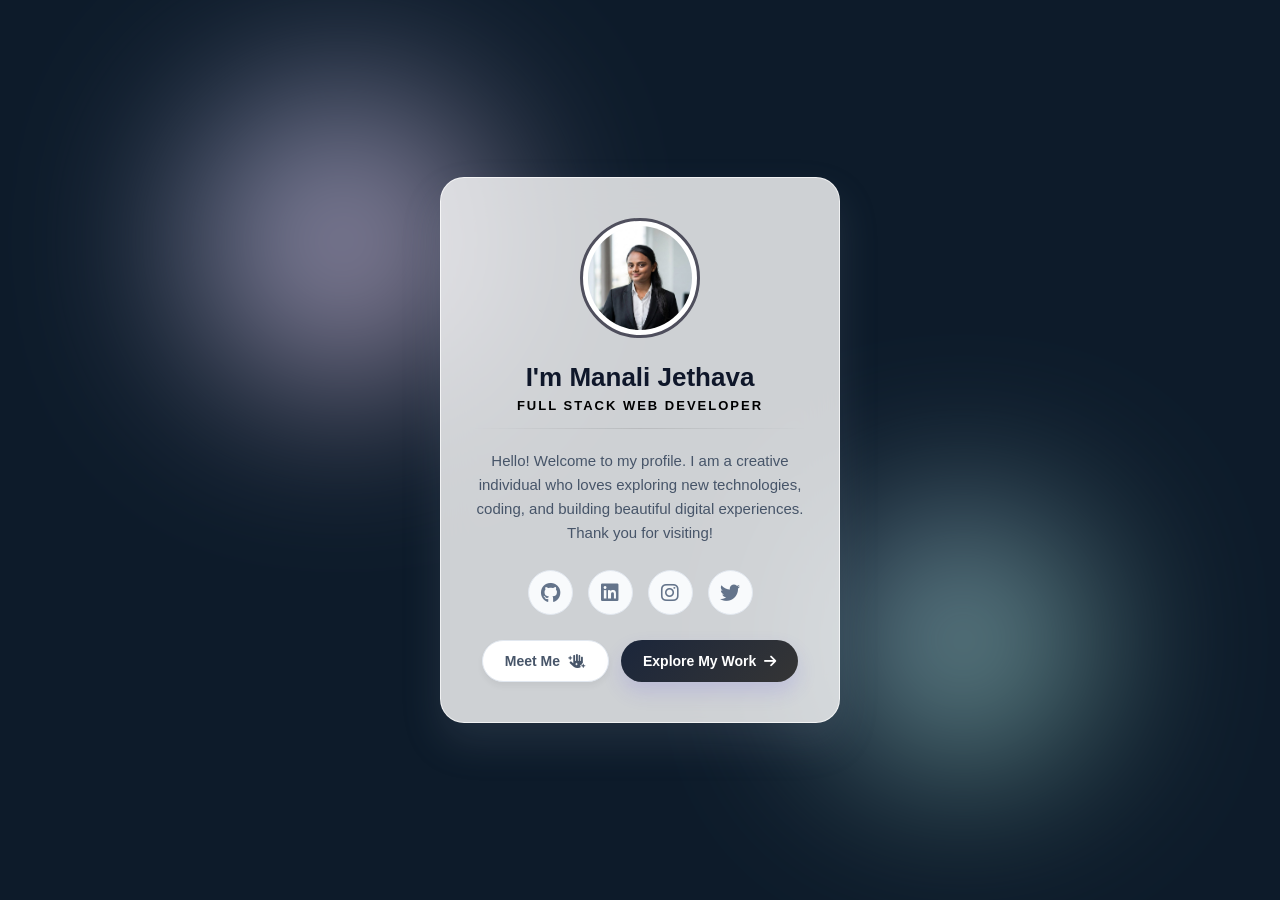
<file: index.html>
<!DOCTYPE html>
<html lang="en">
<head>
    <meta charset="UTF-8">
    <meta name="viewport" content="width=device-width, initial-scale=1.0">
    <title>My Introduction & Portfolio</title>
    <link rel="stylesheet" href="style.css">
    <link rel="stylesheet" href="https://cdnjs.cloudflare.com/ajax/libs/font-awesome/6.4.0/css/all.min.css">
</head>
<body>

    <div class="background-circles">
        <div class="circle c1"></div>
        <div class="circle c2"></div>
    </div>

    <div class="profile-container">
        <div class="profile-card">
            
            <div class="profile-img-area">
                <img src="profile photo.jpeg" alt="Profile Picture" id="profile-pic">
            </div>

            <h1 class="name">I'm Manali Jethava</h1>
            <h3 class="title">Full Stack Web Developer</h3>

            <hr class="separator">

            <p class="bio">
                Hello! Welcome to my profile. I am a creative individual who loves exploring new technologies, coding, and building beautiful digital experiences. Thank you for visiting!
            </p>

            <div class="social-links">
                <a href="https://github.com/manali310" target="_blank" title="GitHub"><i class="fab fa-github"></i></a>
                <a href="https://www.linkedin.com/in/manali-jethava-302152377?utm_source=share_via&utm_content=profile&utm_medium=member_android" target="_blank" title="LinkedIn"><i class="fab fa-linkedin"></i></a>
                <a href="https://www.instagram.com/manali_jethava" target="_blank" title="Instagram"><i class="fab fa-instagram"></i></a>
                <a href="" target="_blank" title="Twitter"><i class="fab fa-twitter"></i></a>
            </div>

            <div class="buttons-group">

                <a class="btn btn-secondary" id="greet-btn">Meet Me <i class="fas fa-hand-sparkles"></i></a>
                <a href="project.html" class="btn btn-primary" id="next-page-btn">Explore My Work <i class="fas fa-arrow-right"></i></a>
            </div>
            
            <p id="secret-message" class="hidden">Have a wonderful day ahead! Thanks again for stopping by! ✨</p>
        </div>
    </div>

    <script src="script.js"></script>
</body>
</html>
</file>
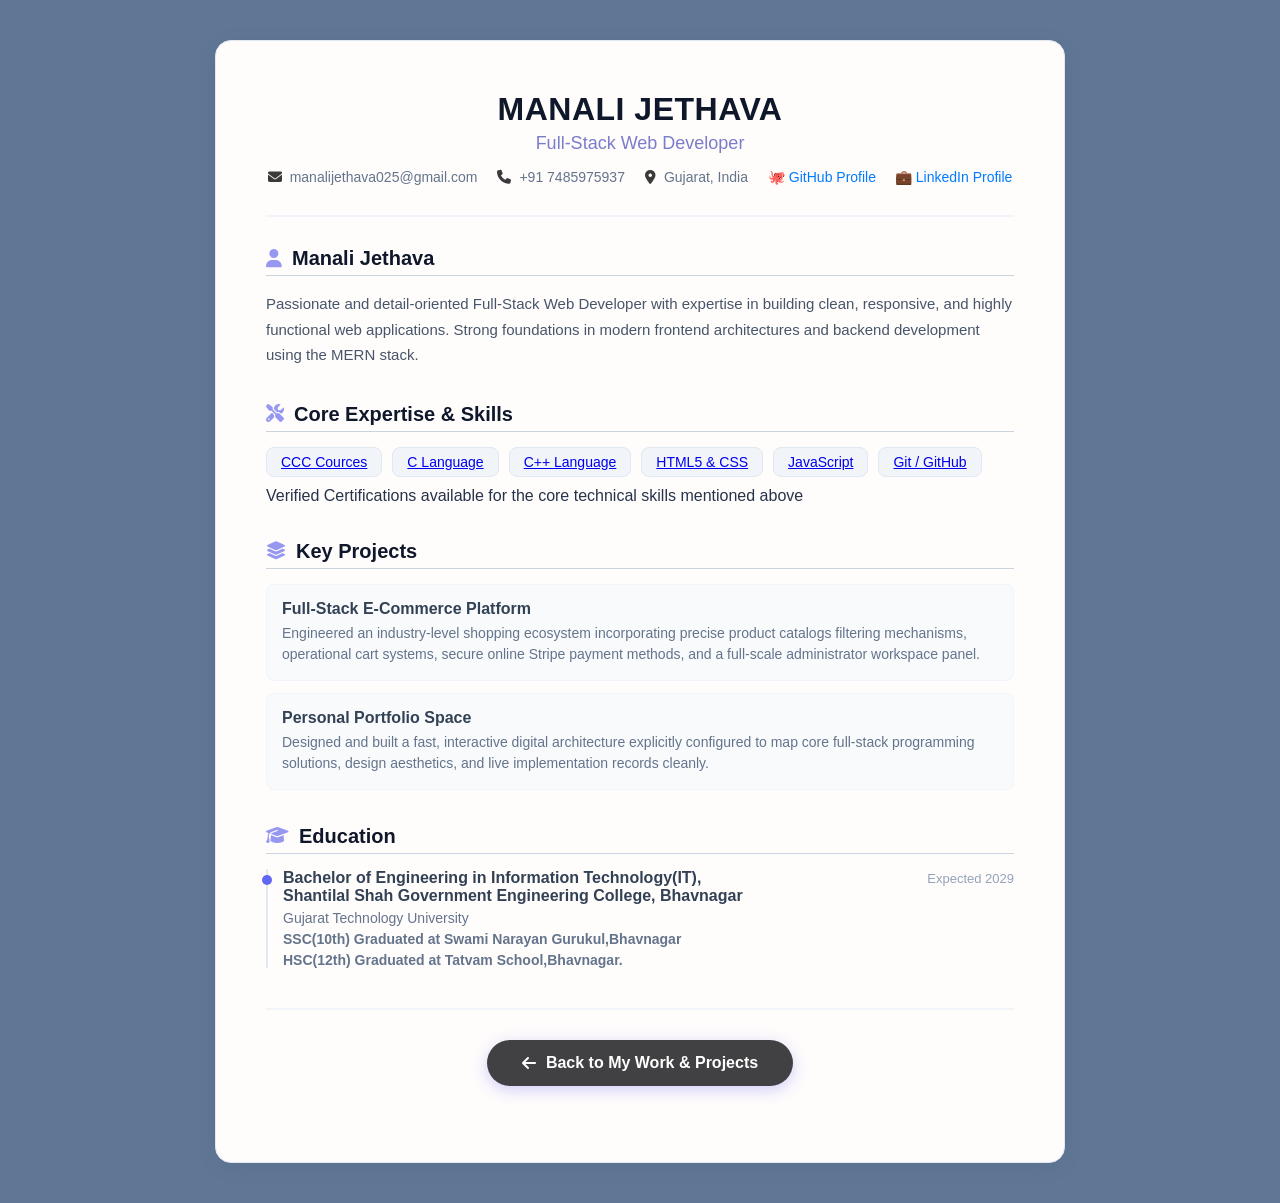
<file: CV-details.html>
<!DOCTYPE html>
<html lang="en">
<head>
  <meta charset="UTF-8">
  <meta name="viewport" content="width=device-width, initial-scale=1.0">
  <title>Professional CV Manali Jethava</title>
  <link rel="stylesheet" href="https://cdnjs.cloudflare.com/ajax/libs/font-awesome/6.4.0/css/all.min.css">
  
  <style>
    /* Color Palette matching your clean Greyish-Blue theme */
    * { margin: 0; padding: 0; box-sizing: border-box; font-family: 'Segoe UI', Tahoma, Geneva, Verdana, sans-serif; }
    body { background-color:  #5f7695; color: #263349; padding: 40px 20px; }
    .cv-container { max-width: 850px; margin: 0 auto; background: #fffcfc; padding: 50px; border-radius: 16px; box-shadow: 0 4px 25px rgba(0,0,0,0.05); border: 1px solid #e2e8f0;  min-height: 297mm;}
    
    /* Header Styles */
    .cv-header { text-align: center; border-bottom: 2px solid #f1f5f9; padding-bottom: 30px; margin-bottom: 30px; }
    .cv-header h1 { font-size: 32px; color: #0f172a; font-weight: 700; margin-bottom: 5px; letter-spacing: 0.5px; }
    .cv-header h3 { font-size: 18px; color: #7b7ccb; font-weight: 500; margin-bottom: 15px; }
    
    /* Contact Details Grid */
    .contact-info { display: flex; justify-content: center; gap: 20px; flex-wrap: wrap; list-style: none; font-size: 14px; color: #64748b; }
    .contact-info li { display: flex; align-items: center; gap: 8px; }
    .contact-info i { color: #3a3a3a; }

    /* Core CV Content Sections */
    .cv-section { margin-bottom: 35px; }
    .section-title { font-size: 20px; color: #0f172a; font-weight: 600; margin-bottom: 15px; display: flex; align-items: center; gap: 10px; border-bottom: 1px solid #cbd5e1; padding-bottom: 5px; }
    .section-title i { color: #9697f0; font-size: 18px; }
    
    .profile-text { color: #475569; line-height: 1.7; font-size: 15px; }
    
    /* Education & Experience Timelines */
    .cv-item { margin-bottom: 20px; padding-left: 15px; border-left: 2px solid #e2e8f0; position: relative; }
    .cv-item::before { content: ''; position: absolute; left: -6px; top: 6px; width: 10px; height: 10px; background: #6366f1; border-radius: 50%; }
    .cv-item-header { display: flex; justify-content: space-between; align-items: baseline; margin-bottom: 5px; }
    .cv-item-title { font-size: 16px; font-weight: 600; color: #334155; }
    .cv-item-date { font-size: 13px; color: #94a3b8; font-weight: 500; }
    .cv-item-sub { font-size: 14px; color: #64748b; margin-bottom: 5px; }

    /* Modern Core Skill Badges */
    .skills-grid { display: flex; flex-wrap: wrap; gap: 10px; margin-top: 10px; }
    .skill-badge { background: #f1f5f9; color: #334155; font-size: 14px; font-weight: 500; padding: 6px 14px; border-radius: 8px; border: 1px solid #e2e8f0; transition: 0.2s; }
    .skill-badge:hover { background: #eef2ff; border-color: #7173e3; color: #737382; }

    /* Built Project Showcases */
    .project-item { background: #f8fafc; padding: 15px; border-radius: 8px; margin-bottom: 12px; border: 1px solid #f1f5f9; }
    .project-item h4 { font-size: 16px; color: #334155; margin-bottom: 5px; }
    .project-item p { font-size: 14px; color: #64748b; line-height: 1.5; }

    /* Dynamic Return Footer Button Styling */
    .btn-container { text-align: center; margin-top: 40px; border-top: 2px solid #f1f5f9; padding-top: 30px; }
    .back-projects-btn { display: inline-flex; align-items: center; gap: 10px; background: #414143; color: white; padding: 14px 35px; border-radius: 30px; text-decoration: none; font-size: 16px; font-weight: 600; box-shadow: 0 4px 15px rgba(99, 102, 241, 0.3); transition: all 0.3s ease; border: none; cursor: pointer; }
    .back-projects-btn:hover { background: #50505b; transform: translateY(-3px); box-shadow: 0 6px 20px rgba(99, 102, 241, 0.4); }
    .back-projects-btn i { font-size: 16px; transition: transform 0.2s; }
    .back-projects-btn:hover i { transform: translateX(-4px); }
  </style>
</head>
<body>

<div class="cv-container">
  
  <header class="cv-header">
    <h1>MANALI JETHAVA</h1>
    <h3>Full-Stack Web Developer</h3>
    <ul class="contact-info">
      <li><i class="fas fa-envelope"></i> manalijethava025@gmail.com</li>
      <li><i class="fas fa-phone"></i> +91 7485975937</li>
      <li><i class="fas fa-map-marker-alt"></i> Gujarat, India</li>
      <div class="contact-links">
    <!-- GitHub Link -->
    <a href="https://github.com/manali310" target="_blank" style="text-decoration: none; color: #007bff; margin-right: 15px;">
        🐙 GitHub Profile
    </a>

    <!-- LinkedIn Link -->
    <a href="https://www.linkedin.com/in/manali-jethava-302152377?utm_source=share_via&utm_content=profile&utm_medium=member_android" target="_blank" style="text-decoration: none; color: #007bff;">
        💼 LinkedIn Profile
    </a>
</div>
    </ul>
  </header>

  <section class="cv-section">
    <div class="section-title"><i class="fas fa-user"></i> Manali Jethava</div>
    <p class="profile-text">
      Passionate and detail-oriented Full-Stack Web Developer with expertise in building clean, responsive, and highly functional web applications. Strong foundations in modern frontend architectures and backend development using the MERN stack.
    </p>
  </section>

  <section class="cv-section">
    <div class="section-title"><i class="fas fa-tools"></i> Core Expertise & Skills</div>
    <div class="skills-grid">
      <span class="skill-badge"><a href="CCC.jpeg">CCC Cources</a></span>
            <span class="skill-badge"><a href="C-Language.jpeg">C Language</a></span> 
            <span class="skill-badge"><a href="C++.jpeg">C++ Language</a></span>
            <span class="skill-badge"><a href="HTML..jpg">HTML5 & CSS</a></span>
            <span class="skill-badge"><a href="javascript.jpeg">JavaScript</a></span>
             <span class="skill-badge"><a href="GitHub.jpeg">Git / GitHub</a></span>
  <p>Verified Certifications available for the core technical skills mentioned above</p>
 </section>

  <section class="cv-section">
    <div class="section-title"><i class="fas fa-layer-group"></i> Key Projects</div>
    
    <div class="project-item">
      <h4>Full-Stack E-Commerce Platform</h4>
      <p>Engineered an industry-level shopping ecosystem incorporating precise product catalogs filtering mechanisms, operational cart systems, secure online Stripe payment methods, and a full-scale administrator workspace panel.</p>
    </div>

    <div class="project-item">
      <h4>Personal Portfolio Space</h4>
      <p>Designed and built a fast, interactive digital architecture explicitly configured to map core full-stack programming solutions, design aesthetics, and live implementation records cleanly.</p>
    </div>
  </section>

  <section class="cv-section">
    <div class="section-title"><i class="fas fa-graduation-cap"></i> Education</div>
    
    <div class="cv-item">
      <div class="cv-item-header">
        <div class="cv-item-title">Bachelor of Engineering in Information Technology(IT),<br> Shantilal Shah Government Engineering College, Bhavnagar</div>
        <div class="cv-item-date"> Expected 2029</div>
      </div>
      <div class="cv-item-sub">Gujarat Technology University</div>
      <div class="cv-item-sub"><b>SSC(10th) Graduated at Swami Narayan Gurukul,Bhavnagar</b></div>
      <div class="cv-item-sub"><b>HSC(12th) Graduated at Tatvam School,Bhavnagar.</b></div>
    </div>
  </section>

  <div class="btn-container">
    <button class="back-projects-btn" id="backBtn">
      <i class="fas fa-arrow-left"></i> Back to My Work & Projects
    </button>
  </div>

</div>

<script>
  document.getElementById('backBtn').addEventListener('click', function() {
    // Redirects browser location instantly to your home layout
    window.location.href = 'project.html'; 
  });
</script>

</body>
</html>
</file>
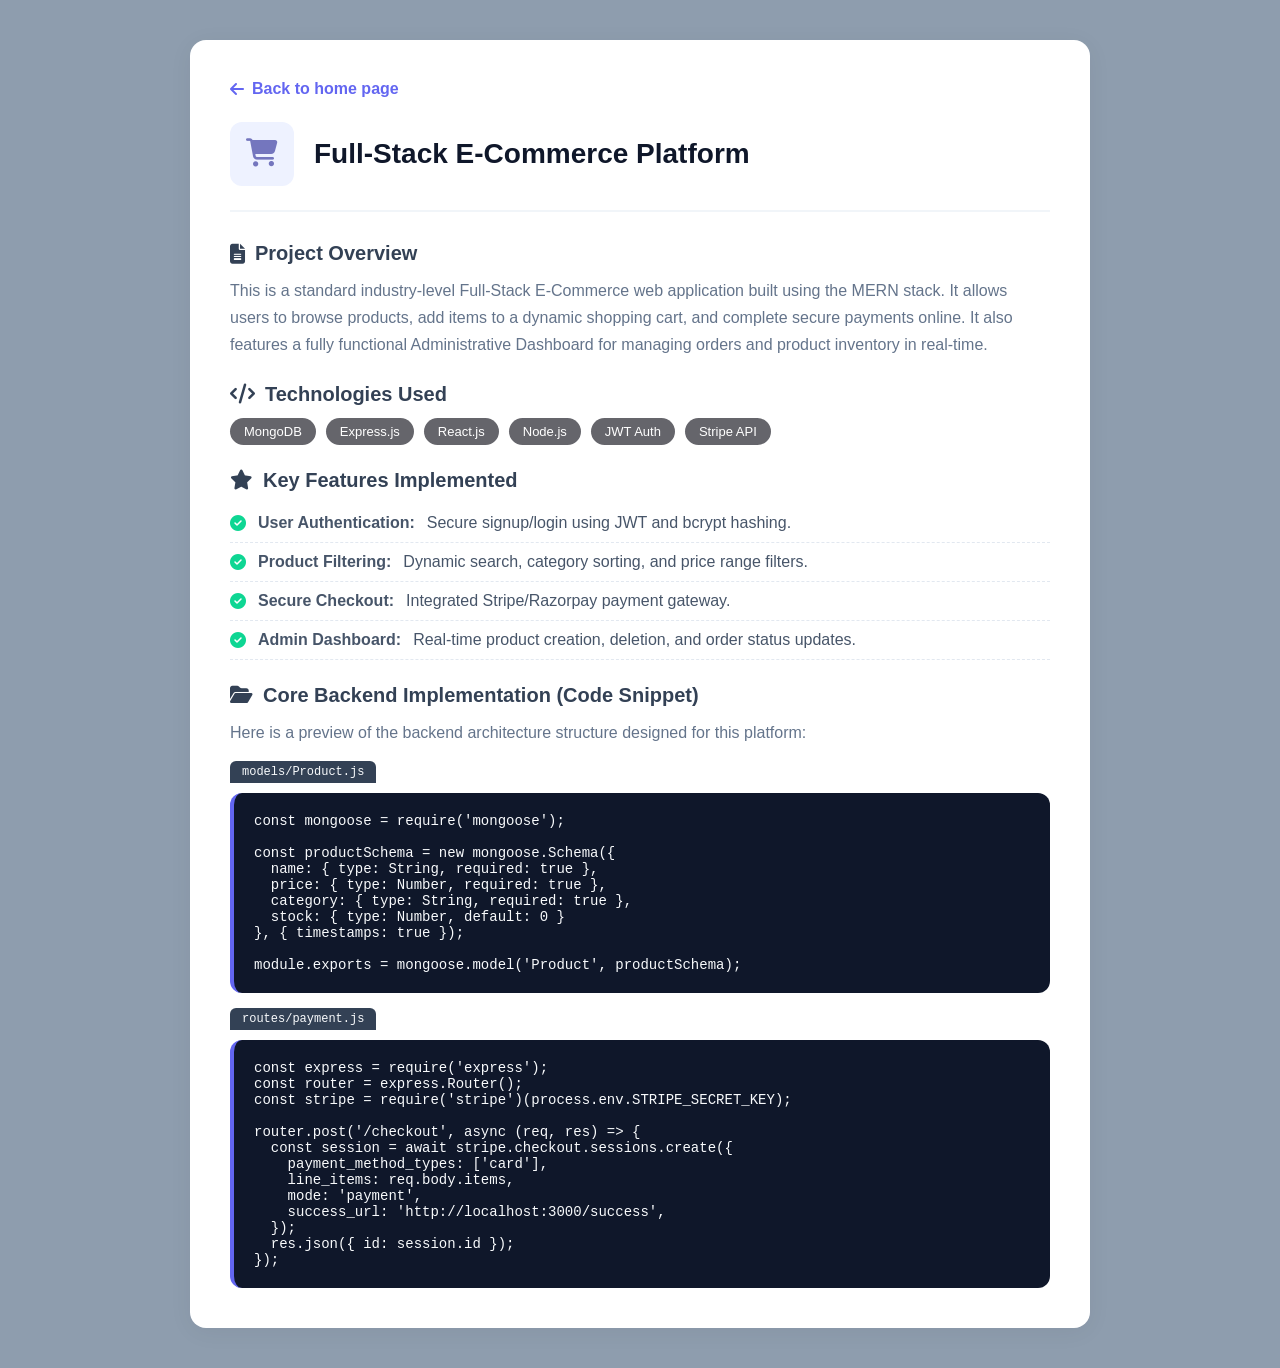
<file: e-commerce-index.html>
<!DOCTYPE html>
<html lang="en">
<head>
  <meta charset="UTF-8">
  <meta name="viewport" content="width=device-width, initial-scale=1.0">
  <title>Project Details - E-Commerce Platform</title>
  <!-- આઈકોન્સ માટે FontAwesome લિંક -->
  <link rel="stylesheet" href="https://cdnjs.cloudflare.com/ajax/libs/font-awesome/6.4.0/css/all.min.css">
  
  <style>
    * { margin: 0; padding: 0; box-sizing: border-box; font-family: 'Segoe UI', Tahoma, Geneva, Verdana, sans-serif; }
    body { background-color:#8e9dae; color: #8ea9d4; padding: 40px 20px; }
    .background-circles {
      color: #8e9dae;
    position: absolute;
    width: 100%;
    height: 100%;
    z-index: 1;
    overflow: hidden;
      }
    .container { max-width: 900px; margin: 0 auto; background: white; padding: 40px; border-radius: 16px; box-shadow: 0 4px 25px rgba(0,0,0,0.05); }
    
    /* બેક બટન */
    .back-btn { display: inline-flex; align-items: center; gap: 8px; color: #6366f1; text-decoration: none; font-weight: 600; margin-bottom: 24px; transition: 0.2s; }
    .back-btn:hover { color: #3f3f54; }
    
    /* હેડર સેક્શન */
    .project-header { display: flex; align-items: center; gap: 20px; border-bottom: 2px solid #f1f5f9; padding-bottom: 24px; margin-bottom: 30px; }
    .project-icon { background: #eef2ff; color: #7476be; padding: 16px; border-radius: 12px; font-size: 28px; }
    .project-title { font-size: 28px; font-weight: 700; color: #0f172a; }
    
    /* સેક્શન્સ */
    h3 { font-size: 20px; color: #334155; margin: 24px 0 12px 0; display: flex; align-items: center; gap: 10px; }
    p { color: #64748b; line-height: 1.7; font-size: 16px; }
    
    /* બેજીસ */
    .tech-badges { display: flex; flex-wrap: wrap; gap: 10px; margin-top: 12px; }
    .badge { background: #65656b; color: white; padding: 6px 14px; border-radius: 20px; font-size: 13px; font-weight: 500; }
    
    /* ફીચર્સ લિસ્ટ */
    .features-list { list-style: none; margin-top: 10px; }
    .features-list li { padding: 10px 0; border-bottom: 1px dashed #e2e8f0; display: flex; align-items: center; gap: 12px; color: #475569; }
    .features-list i { color: #0ed693; }
    
    /* કોડ સેક્શન સ્ટાઈલ */
    pre { background: #0f172a; color: #f8fafc; padding: 20px; border-radius: 12px; overflow-x: auto; font-family: 'Courier New', Courier, monospace; font-size: 14px; margin-top: 10px; border-left: 4px solid #6366f1; }
    .file-name { background: #334155; color: #f8fafc; display: inline-block; padding: 4px 12px; border-radius: 6px 6px 0 0; font-size: 12px; font-family: monospace; margin-top: 15px; }
  </style>
</head>
<body>

<div class="container">
  <!-- પાછા જવાનું બટન (તમારું મેઈન પેજ જે પણ હોય તે અહી લખો) -->
  <a href="index.html" class="back-btn"><i class="fas fa-arrow-left"></i> Back to home page</a>
  
  <!-- હેડર -->
  <div class="project-header">
    <div class="project-icon"><i class="fas fa-shopping-cart"></i></div>
    <div>
      <h1 class="project-title">Full-Stack E-Commerce Platform</h1>
    </div>
  </div>

  <!-- ડિસ્ક્રિપ્શન -->
  <h3><i class="fas fa-file-alt"></i> Project Overview</h3>
  <p>This is a standard industry-level Full-Stack E-Commerce web application built using the MERN stack. It allows users to browse products, add items to a dynamic shopping cart, and complete secure payments online. It also features a fully functional Administrative Dashboard for managing orders and product inventory in real-time.</p>

  <!-- ટેકનોલોજી બેજીસ -->
  <h3><i class="fas fa-code"></i> Technologies Used</h3>
  <div class="tech-badges">
    <span class="badge">MongoDB</span>
    <span class="badge">Express.js</span>
    <span class="badge">React.js</span>
    <span class="badge">Node.js</span>
    <span class="badge">JWT Auth</span>
    <span class="badge">Stripe API</span>
  </div>

  <!-- મુખ્ય ફીચર્સ -->
  <h3><i class="fas fa-star"></i> Key Features Implemented</h3>
  <ul class="features-list">
    <li><i class="fas fa-check-circle"></i> <strong>User Authentication:</strong> Secure signup/login using JWT and bcrypt hashing.</li>
    <li><i class="fas fa-check-circle"></i> <strong>Product Filtering:</strong> Dynamic search, category sorting, and price range filters.</li>
    <li><i class="fas fa-check-circle"></i> <strong>Secure Checkout:</strong> Integrated Stripe/Razorpay payment gateway.</li>
    <li><i class="fas fa-check-circle"></i> <strong>Admin Dashboard:</strong> Real-time product creation, deletion, and order status updates.</li>
  </ul>

  <!-- આર્કિટેક્ચર અને કોડ સ્નિપેટ -->
  <h3><i class="fas fa-folder-open"></i> Core Backend Implementation (Code Snippet)</h3>
  <p>Here is a preview of the backend architecture structure designed for this platform:</p>

  <!-- મોડેલ કોડ -->
  <div class="file-name">models/Product.js</div>
  <pre>const mongoose = require('mongoose');

const productSchema = new mongoose.Schema({
  name: { type: String, required: true },
  price: { type: Number, required: true },
  category: { type: String, required: true },
  stock: { type: Number, default: 0 }
}, { timestamps: true });

module.exports = mongoose.model('Product', productSchema);</pre>

  <!-- પેમેન્ટ કોડ -->
  <div class="file-name">routes/payment.js</div>
  <pre>const express = require('express');
const router = express.Router();
const stripe = require('stripe')(process.env.STRIPE_SECRET_KEY);

router.post('/checkout', async (req, res) => {
  const session = await stripe.checkout.sessions.create({
    payment_method_types: ['card'],
    line_items: req.body.items,
    mode: 'payment',
    success_url: 'http://localhost:3000/success',
  });
  res.json({ id: session.id });
});</pre>

 
</body>
</html>
</file>
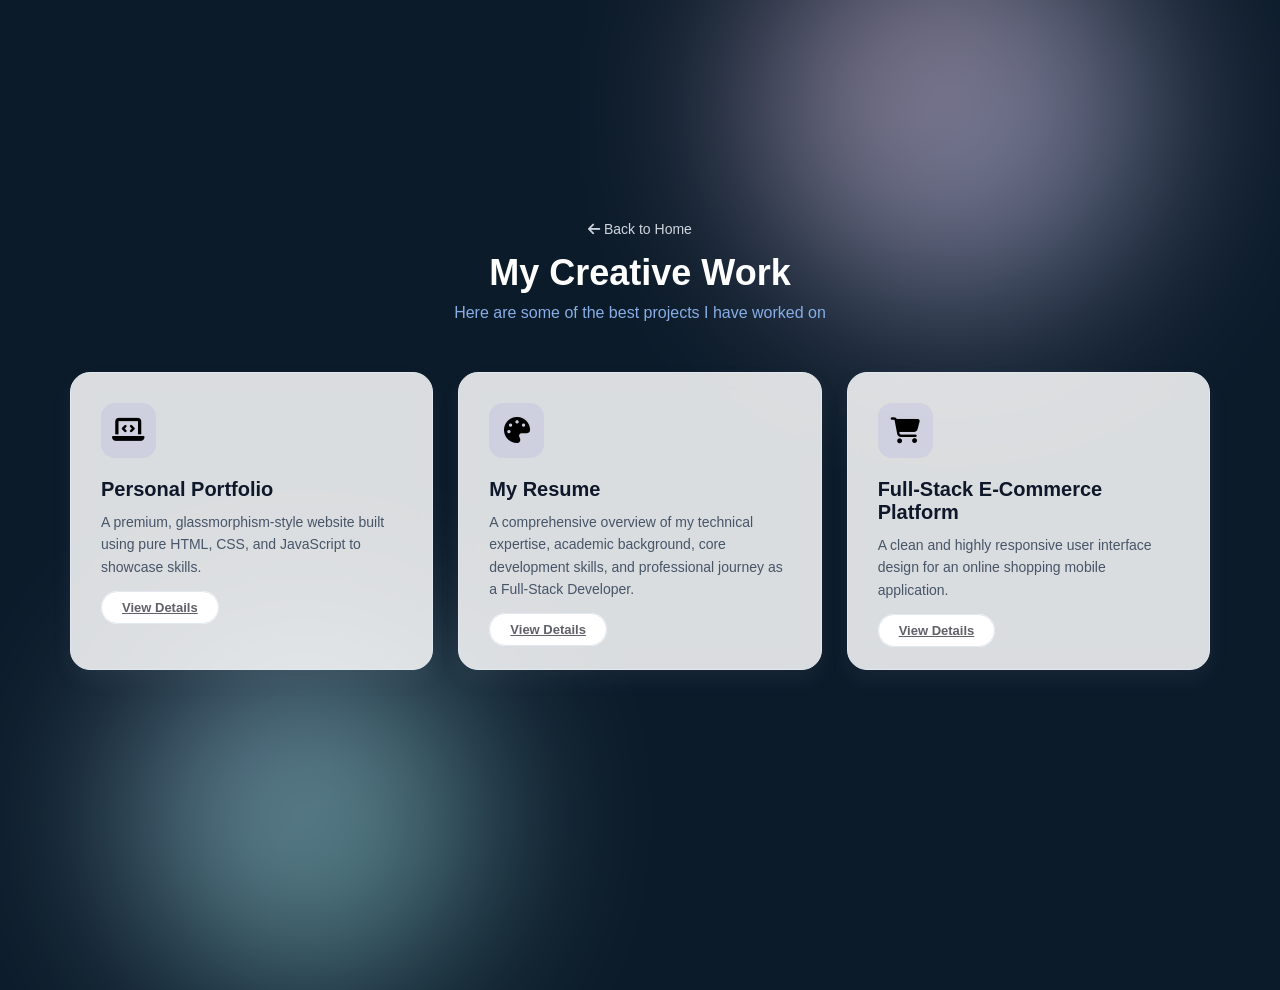
<file: project.html>
<!DOCTYPE html>
<html lang="en">
<head>
    <meta charset="UTF-8">
    <meta name="viewport" content="width=device-width, initial-scale=1.0">
    <title>My Work & Projects</title>
    <link rel="stylesheet" href="projects-style.css">
    <link rel="stylesheet" href="https://cdnjs.cloudflare.com/ajax/libs/font-awesome/6.4.0/css/all.min.css">
</head>
<body>

    <div class="background-circles">
        <div class="circle c1"></div>
        <div class="circle c2"></div>
    </div>

    <div class="projects-container">
        
        <div class="header-area">
            <a href="index.html" class="back-btn"><i class="fas fa-arrow-left"></i> Back to Home</a>
            <h1 class="main-title">My Creative Work</h1>
            <p class="subtitle">Here are some of the best projects I have worked on</p>
        </div>

        <div class="projects-grid">
            
            <div class="project-card" data-category="design">
                <div class="card-icon"><i class="fas fa-laptop-code"></i></div>
                <h3>Personal Portfolio</h3>
                <p>A premium, glassmorphism-style website built using pure HTML, CSS, and JavaScript to showcase skills.</p>
                <a href="portfolio.html" class="view-btn">View Details</a>
                
            </div>

            <div class="project-card" data-category="graphics">
                <div class="card-icon"><i class="fas fa-palette"></i></div>
                <h3>My Resume</h3>
                <p>A comprehensive overview of my technical expertise, academic background, core development skills, and professional journey as a Full-Stack Developer.</p>
                <a href="CV-details.html" class="view-btn">View Details</a>
            </div>

            <div class="project-card" data-category="dev">
                <div class="card-icon"><i class="fas fa-shopping-cart"></i></div>
                <h3>Full-Stack E-Commerce Platform</h3>
                <p>A clean and highly responsive user interface design for an online shopping mobile application.</p>
                <a href="e-commerce-index.html" class="view-btn">View Details</a>
            </div>

        </div>
    </div>

    <script src="projects-script.js"></script>
</body>
</html>
</file>
<file: style.css>
/* ગ્લોબલ સેટિંગ્સ */
* {
    margin: 0;
    padding: 0;
    box-sizing: border-box;
    font-family: 'Segoe UI', Tahoma, Geneva, Verdana, sans-serif;
}

body {
      background-color: #0d1b2a; /* પ્રોફેશનલ ડાર્ક બ્લુ કલર */
    margin: 0;
    padding: 0;
    min-height: 100vh;
    display: flex;
    justify-content: center;
    align-items: center;
}

/* બેકગ્રાઉન્ડ એનિમેટેડ સર્કલ્સ (લાઇટ અને સોફ્ટ કલર્સ) */
.background-circles {
    position: absolute;
    width: 100%;
    height: 100%;
    z-index: 1;
}

.circle {
    position: absolute;
    border-radius: 50%;
    filter: blur(90px);
    opacity: 0.6; /* કલર્સ વધારે ડાર્ક ન લાગે તે માટે */
}

.c1 {
    width: 300px;
    height: 300px;
    background: linear-gradient(135deg, #c7d2fe, #fbcfe8); /* લાઇટ પર્પલ અને પિંક */
    top: 10%;
    left: 15%;
    animation: move 8s infinite alternate;
}

.c2 {
    width: 250px;
    height: 250px;
    background: linear-gradient(135deg, #bfdbfe, #a7f3d0); /* લાઇટ બ્લુ અને ગ્રીન */
    bottom: 15%;
    right: 15%;
    animation: move 10s infinite alternate-reverse;
}

@keyframes move {
    0% { transform: translateY(0px) scale(1); }
    100% { transform: translateY(30px) scale(1.05); }
}

/* પ્રોફાઈલ કાર્ડ (પ્રીમિયમ સ્ટાન્ડર્ડ લાઇટ લુક) */
.profile-container {
    position: relative;
    z-index: 10;
    padding: 20px;
}

.profile-card {
    background: rgba(255, 255, 255, 0.8); /* વ્હાઇટ કાર્ડ */
    backdrop-filter: blur(20px);
    -webkit-backdrop-filter: blur(20px);
    border: 1px solid rgba(255, 255, 255, 0.7);
    padding: 40px 30px;
    border-radius: 24px;
    width: 400px;
    text-align: center;
    box-shadow: 0 20px 40px rgba(148, 163, 184, 0.15); /* સોફ્ટ શેડો */
    color: #1e293b; /* ડાર્ક સ્લેટ ટેક્સ્ટ */
    transition: transform 0.3s ease, box-shadow 0.3s ease;
}

.profile-card:hover {
    transform: translateY(-5px);
    box-shadow: 0 30px 60px rgba(99, 102, 241, 0.15);
}

/* પ્રોફાઈલ ઈમેજ */
.profile-img-area img {
    width: 120px;
    height: 120px;
    border-radius: 50%;
    border: 3px solid #4f4f5d;
    padding: 5px;
    object-fit: cover;
    margin-bottom: 20px;
    background: #fff;
}

/* નામ અને ટાઈટલ */
.name {
    font-size: 26px;
    font-weight: 700;
    color: #0f172a; /* એકદમ ક્લીન ડાર્ક કલર */
    margin-bottom: 5px;
}

.title {
    font-size: 13px;
    color: #000000; /* પ્રોફેશનલ બ્લુ/પર્પલ કલર */
    text-transform: uppercase;
    letter-spacing: 2px;
    margin-bottom: 15px;
    font-weight: 600;
}

.separator {
    border: none;
    height: 1px;
    background: linear-gradient(to right, transparent, rgba(0,0,0,0.1), transparent);
    margin-bottom: 20px;
}

/* બાયો */
.bio {
    font-size: 15px;
    line-height: 1.6;
    color: #475569; /* રીડેબલ ગ્રે કલર */
    margin-bottom: 25px;
}

/* સોશિયલ આઇકોન્સ */
.social-links {
    display: flex;
    justify-content: center;
    gap: 15px;
    margin-bottom: 25px;
}

.social-links a {
    color: #64748b;
    font-size: 20px;
    width: 45px;
    height: 45px;
    background: #f8fafc;
    border: 1px solid #e2e8f0;
    border-radius: 50%;
    display: flex;
    justify-content: center;
    align-items: center;
    text-decoration: none;
    transition: all 0.3s ease;
}

.social-links a:hover {
    color: #fff;
    background: #4f4f55;
    border-color: #48484e;
    transform: translateY(-3px);
    box-shadow: 0 10px 20px rgba(99, 102, 241, 0.2);
}

/* બટન્સ એરિયા */
.buttons-group {
    display: flex;
    justify-content: center;
    gap: 12px;
    margin-top: 15px;
}

.btn {
    padding: 12px 22px;
    font-size: 14px;
    font-weight: 600;
    border-radius: 50px;
    cursor: pointer;
    text-decoration: none;
    display: inline-flex;
    align-items: center;
    gap: 8px;
    transition: all 0.3s cubic-bezier(0.175, 0.885, 0.32, 1.275);
    border: none;
}

/* Meet Me બટન */
.btn-secondary {
    background: #ffffff;
    color: #475569;
    border: 1px solid #e2e8f0;
    box-shadow: 0 4px 6px rgba(0,0,0,0.05);
}

.btn-secondary:hover {
    background: #f1f5f9;
    color: #0f172a;
    transform: translateY(-2px);
}

/* Explore My Work બટન */
.btn-primary {
    background: linear-gradient(135deg, #1b263b, #353535);
    color: white;
    box-shadow: 0 10px 20px rgba(79, 70, 229, 0.15);
}

.btn-primary:hover {
    transform: translateY(-3px) scale(1.02);
    box-shadow: 0 15px 25px rgba(79, 70, 229, 0.3);
}

/* સિક્રેટ મેસેજ */
.hidden {
    display: none;
}

#secret-message {
    margin-top: 20px;
    font-size: 14px;
    color: #059669; /* મેચિંગ સોફ્ટ ગ્રીન */
    font-weight: 500;
}

@media (max-width: 400px) {
    body{
        padding:20px;
        flex-direction:column;
    }
    .buttons-group { flex-direction: column; gap: 10px; }
    .btn { justify-content: center; }
    
}

your-card-class {
    background-color: #1b263b; /* કાર્ડ માટે સહેજ લાઈટ બ્લુ */
    color: #0d0101; /* કાર્ડની અંદરના અક્ષરો વ્હાઇટ કરવા માટે */
}
</file>
<file: projects-style.css>
/* ગ્લોબલ સેટિંગ્સ */
* {
    margin: 0;
    padding: 0;
    box-sizing: border-box;
    font-family: 'Segoe UI', Tahoma, Geneva, Verdana, sans-serif;
}

body {
    background: radial-gradient(circle, #102a43, 0%, #0c1b2a 100%)! important;
    
    min-height: 100vh;
    display: flex;
    justify-content: center;
    align-items: center;
    overflow-x: hidden;
    position: relative;
    padding: 40px 20px;
    margin: 0;
    color: #ffffff;
}


/* બેકગ્રાઉન્ડ સર્કલ્સ */
.background-circles {
    position: absolute;
    width: 100%;
    height: 100%;
    z-index: 1;
    top: 0;
    left: 0;
}

.circle {
    position: absolute;
    border-radius: 50%;
    filter: blur(90px);
    opacity: 0.5;
}

.c1 {
    width: 400px;
    height: 400px;
    background: linear-gradient(135deg, #fbcfe8, #c7d2fe);
    top: -10%;
    right: 10%;
}

.circle.c2 {
    width: 350px;
    height: 350px;
    background: linear-gradient(135deg, #bfdbfe, #99f6e4);
    bottom: -10%;
    left: 10%;
}

/* કન્ટેનર અને હેડર */
.projects-container {
    position: relative;
    z-index: 10;
    max-width: 1200px;
    width: 100%;
    text-align: center;
    padding: 20px;
    box-sizing: border-box;
}

.header-area {
    margin-bottom: 40px;
}

.back-btn {
    display: inline-block;
    color: #cfd5de;
    text-decoration: none;
    font-size: 14px;
    margin-bottom: 15px;
    transition: color 0.3s;
    font-weight: 500;
}

.back-btn:hover {
    color: #b8b8e6;
}

.main-title {
    font-size: 36px;
    color: #ffffff;
    font-weight: 700;
    margin-bottom: 10px;
}

.subtitle {
    color: #87aee6;
    font-size: 16px;
}

/* પ્રોજેક્ટ્સ ગ્રીડ લેઆઉટ */
.projects-grid {
    display: grid;
    grid-template-columns: repeat(auto-fit, minmax(300px, 1fr));
    gap: 25px;
    padding: 10px;
}

/* કાર્ડ સ્ટાઈલ (પ્રોફેસનલ વ્હાઇટ લુક) */
.project-card {
    background: rgba(255, 255, 255, 0.85);
    backdrop-filter: blur(10px);
    -webkit-backdrop-filter: blur(10px);
    border: 1px solid #e2e8f0;
    padding: 30px;
    border-radius: 20px;
    color: #1e293b;
    text-align: left;
    transition: all 0.4s cubic-bezier(0.175, 0.885, 0.32, 1.275);
    box-shadow: 0 10px 20px rgba(148, 163, 184, 0.08);
}

.project-card:hover {
    transform: translateY(-8px);
    background: #ffffff;
    border-color: #6366f1;
    box-shadow: 0 20px 30px rgba(99, 102, 241, 0.1);
}

/* કાર્ડ આઇકોન */
.card-icon {
    font-size: 26px;
    color: #000000;
    margin-bottom: 20px;
    background: #f0fdf4;
    background: rgba(79, 70, 229, 0.08);
    width: 55px;
    height: 55px;
    display: flex;
    justify-content: center;
    align-items: center;
    border-radius: 14px;
    transition: all 0.3s;
}

.project-card:hover .card-icon {
    background: #696697;
    color: #fff;
}

.project-card h3 {
    font-size: 20px;
    margin-bottom: 10px;
    font-weight: 600;
    color: #0f172a;
}

.project-card p {
    color: #475569;
    font-size: 14px;
    line-height: 1.6;
    margin-bottom: 20px;
}

/* વ્યુ બટન */
.view-btn {
    background: transparent;
    color: #606068;
    border: 1px solid #e2e8f0;
    padding: 8px 20px;
    border-radius: 50px;
    font-size: 13px;
    font-weight: 600;
    cursor: pointer;
    transition: all 0.3s ease;
    background: #fff;
}

.project-card:hover .view-btn {
    background: #374151;
    color: #fff;
    border-color: #050512;
    box-shadow: 0 5px 15px rgba(138, 135, 192, 0.2);
}

/* --- મોડલ (Pop-up Box) ની લાઇટ સ્ટાઈલ --- */
.modal-overlay {
    position: fixed;
    top: 0;
    left: 0;
    width: 100%;
    height: 100%;
    background: rgba(15, 23, 42, 0.3); /* સોફ્ટ ડાર્ક બેકગ્રાઉન્ડ */
    backdrop-filter: blur(8px);
    -webkit-backdrop-filter: blur(8px);
    display: flex;
    justify-content: center;
    align-items: center;
    z-index: 100;
    opacity: 0;
    pointer-events: none;
    transition: opacity 0.3s ease;
}

.modal-overlay.active {
    opacity: 1;
    pointer-events: auto;
}

.modal-box {
    background: #ffffff;
    border: 1px solid #e2e8f0;
    padding: 35px;
    border-radius: 24px;
    width: 90%;
    max-width: 500px;
    color: #1e293b;
    position: relative;
    box-shadow: 0 25px 50px rgba(0, 0, 0, 0.15);
    transform: scale(0.8);
    transition: transform 0.3s ease;
}

.modal-overlay.active .modal-box {
    transform: scale(1);
}

.close-btn {
    position: absolute;
    top: 15px;
    right: 20px;
    font-size: 30px;
    color: #2d7dec;
    cursor: pointer;
    transition: color 0.2s;
}

.close-btn:hover {
    color: #000000;
}

#modalTitle {
    font-size: 24px;
    font-weight: 700;
    margin-bottom: 10px;
    color: #090909;
}

.modal-separator {
    border: none;
    height: 1px;
    background: #e2e8f0;
    margin-bottom: 15px;
}

#modalDesc {
    font-size: 15px;
    line-height: 1.6;
    color: #475569;
    margin-bottom: 20px;
}

.tech-used {
    font-size: 14px;
    color: #000000;
    margin-bottom: 25px;
}

#modalTech {
    color: #059669; /* ડાર્ક સોફ્ટ ગ્રીન ફોન્ટ */
    font-weight: 600;
}

.live-btn {
    display: inline-block;
    background: linear-gradient(135deg, #4f46e5, #7c3aed);
    color: #fff;
    text-decoration: none;
    padding: 10px 25px;
    border-radius: 50px;
    font-size: 14px;
    font-weight: 600;
    box-shadow: 0 10px 20px rgba(79, 70, 229, 0.15);
    transition: all 0.3s;
}

.live-btn:hover {
    transform: translateY(-2px);
    box-shadow: 0 15px 25px rgba(79, 70, 229, 0.3);
}


/* Mobile Responsive (Updated) */
@media (max-width: 768px) {
  html, body {
    width: 100%;
    overflow-x: hidden; /* આનાથી આડી સ્ક્રોલબાર નહીં આવે */
    margin: 0;
    padding: 0;
  }

  body {
    padding: 15px; /* થોડી સ્પેસ આપવા માટે */
    box-sizing: border-box;
  }

  /* બધી જ વસ્તુઓને એકસાથે flex-column આપવાની જગ્યાએ, જે લેઆઉટ છે એને જ ટાર્ગેટ કરો */
  .container,
  .hero,
  .section,
  .main-wrapper,
  .content-wrapper,
  .portfolio-section,
  .about-section,
  .contact-section,
  .row {
    width: 100% !important;
    max-width: 100% !important;
    display: flex !important;
    flex-direction: column !important;
    gap: 20px; /* થોડી વધુ જગ્યા આપવા */
    box-sizing: border-box;
  }

  /* Grid સિસ્ટમ માટે */
  .portfolio-grid,
  .cards {
    display: grid !important;
    grid-template-columns: 1fr !important; /* એક લાઈનમાં એક જ કાર્ડ દેખાશે */
    width: 100% !important;
    gap: 16px;
  }

  /* Navigation Bar ને મોબાઈલ માટે */
  .nav-wrap {
    display: flex;
    flex-direction: column;
    align-items: center;
    text-align: center;
    gap: 10px;
  }

  /* Buttons Group */
  .buttons-group {
    display: flex;
    flex-direction: column;
    width: 100%;
    gap: 10px;
  }

  /* લિંક્સ (a tags) ને 100% કરવાથી મેનુ બગડી શકે, એટલે ફક્ત બટન વાળી લિંકને જ ટાર્ગેટ કરો */
  .portfolio-btn,
  button,
  .btn {
    width: 100%;
    display: block;
    box-sizing: border-box;
    text-align: center;
  }

  /* Images અને Videos */
  img, video, iframe {
    max-width: 100%;
    height: auto;
    display: block;
  }

  /* Typography (લખાણ) */
  h1 {
    font-size: 26px;
    line-height: 1.3;
    text-align: center;
  }

  h2 {
    font-size: 20px;
    text-align: center;
  }

  p {
    font-size: 15px;
    line-height: 1.6;
    text-align: center;
  }
}
</file>
